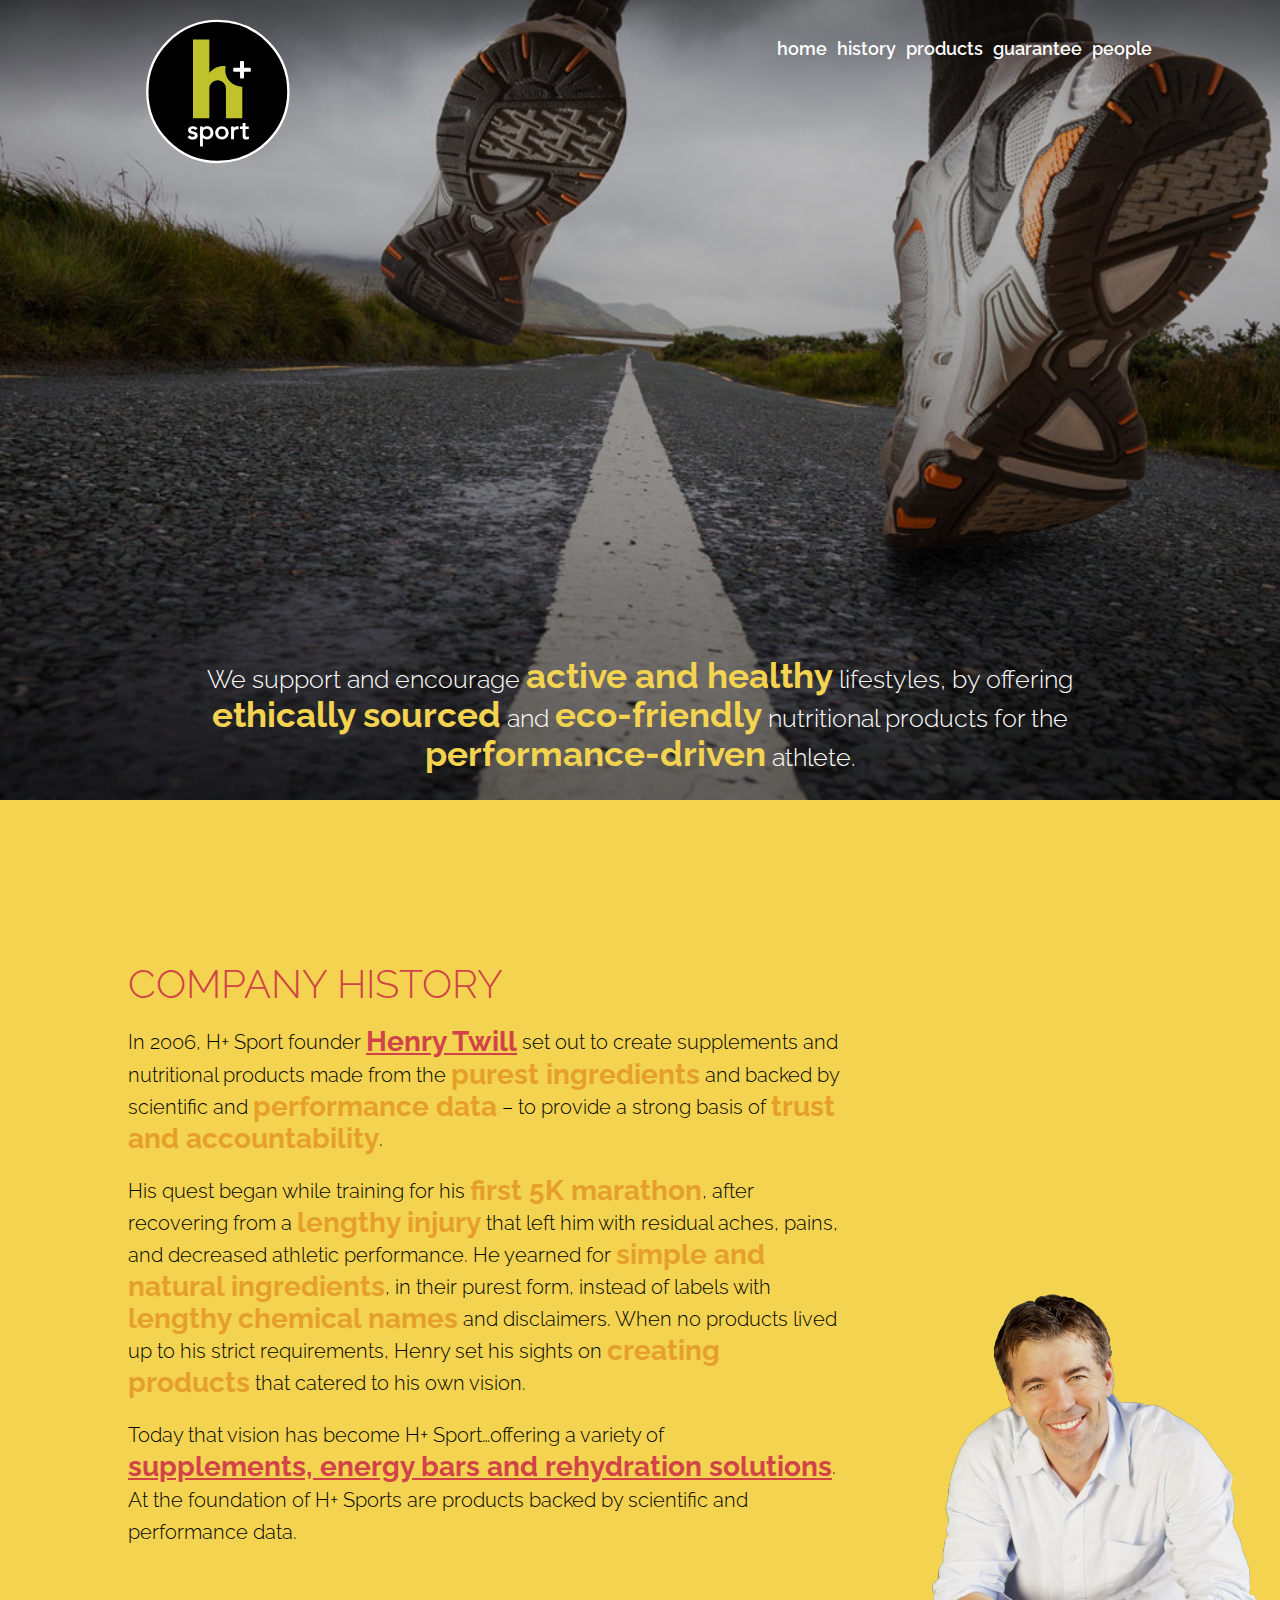
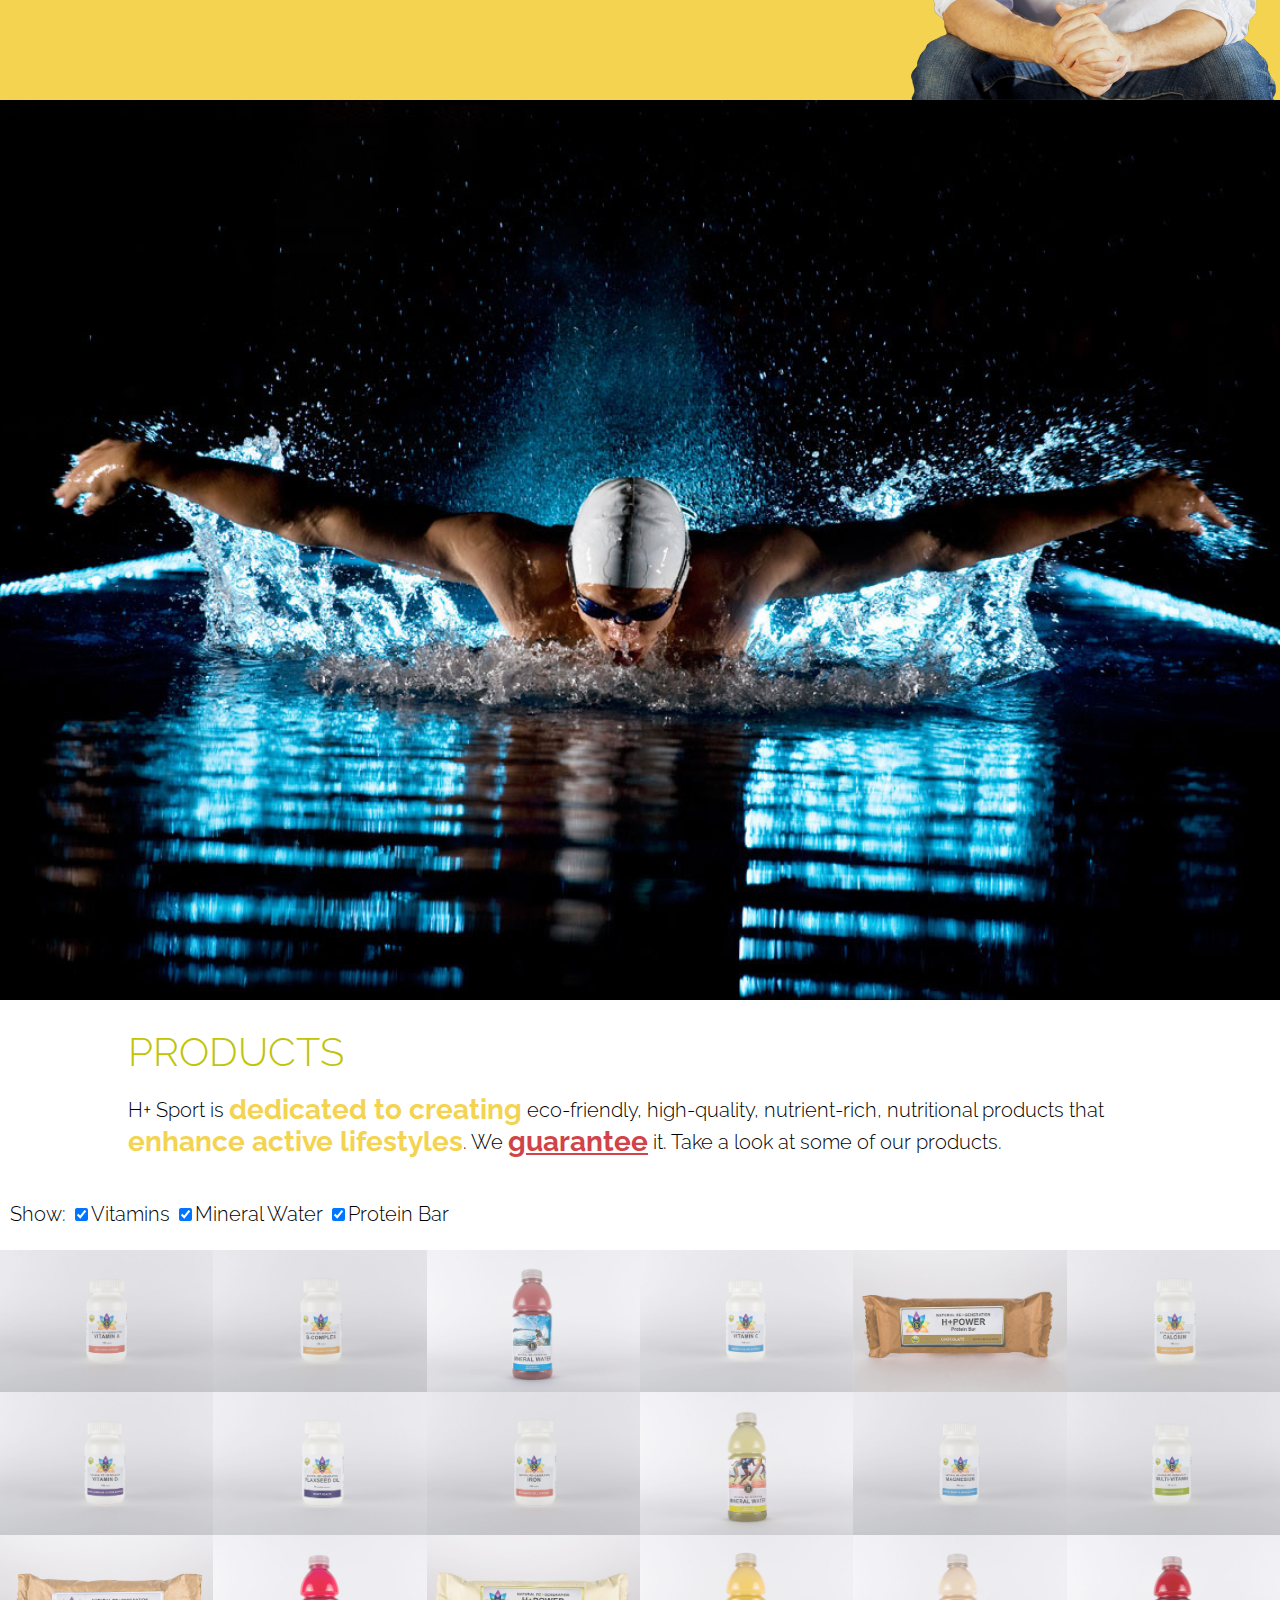
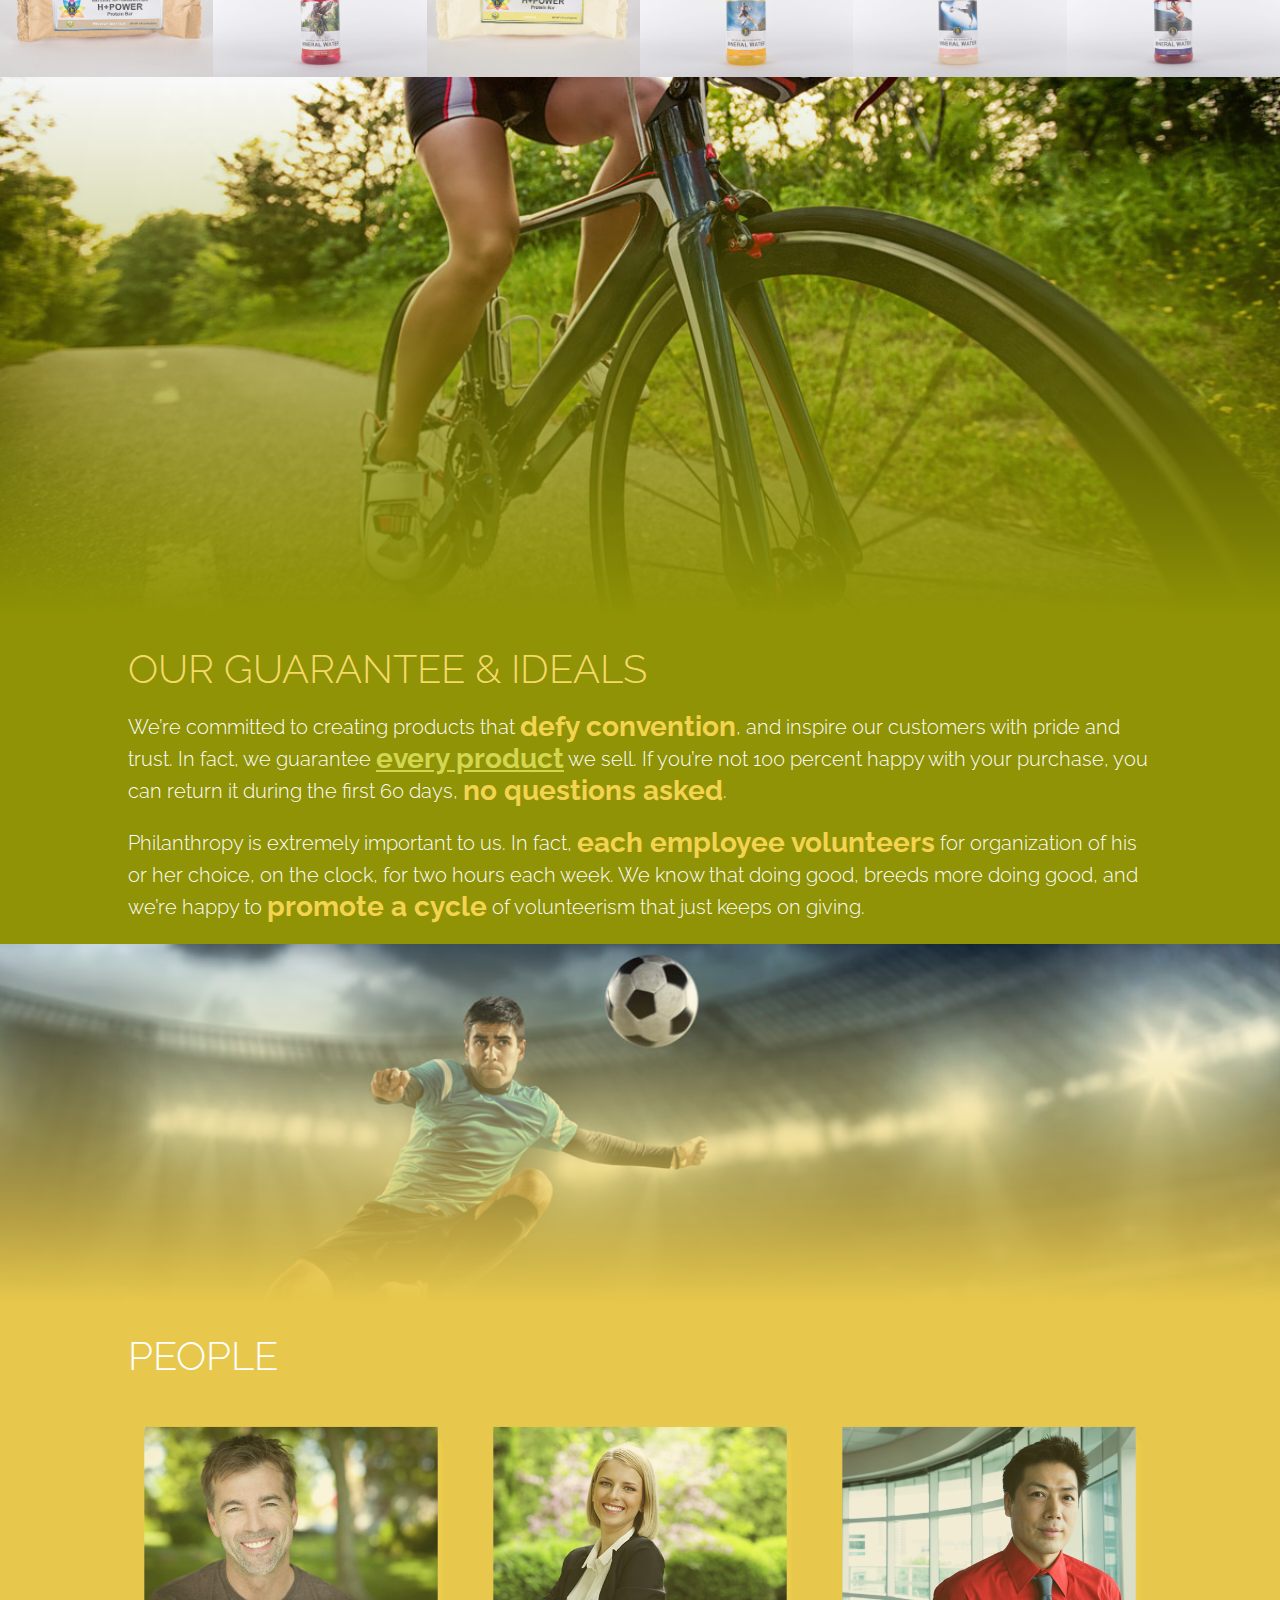
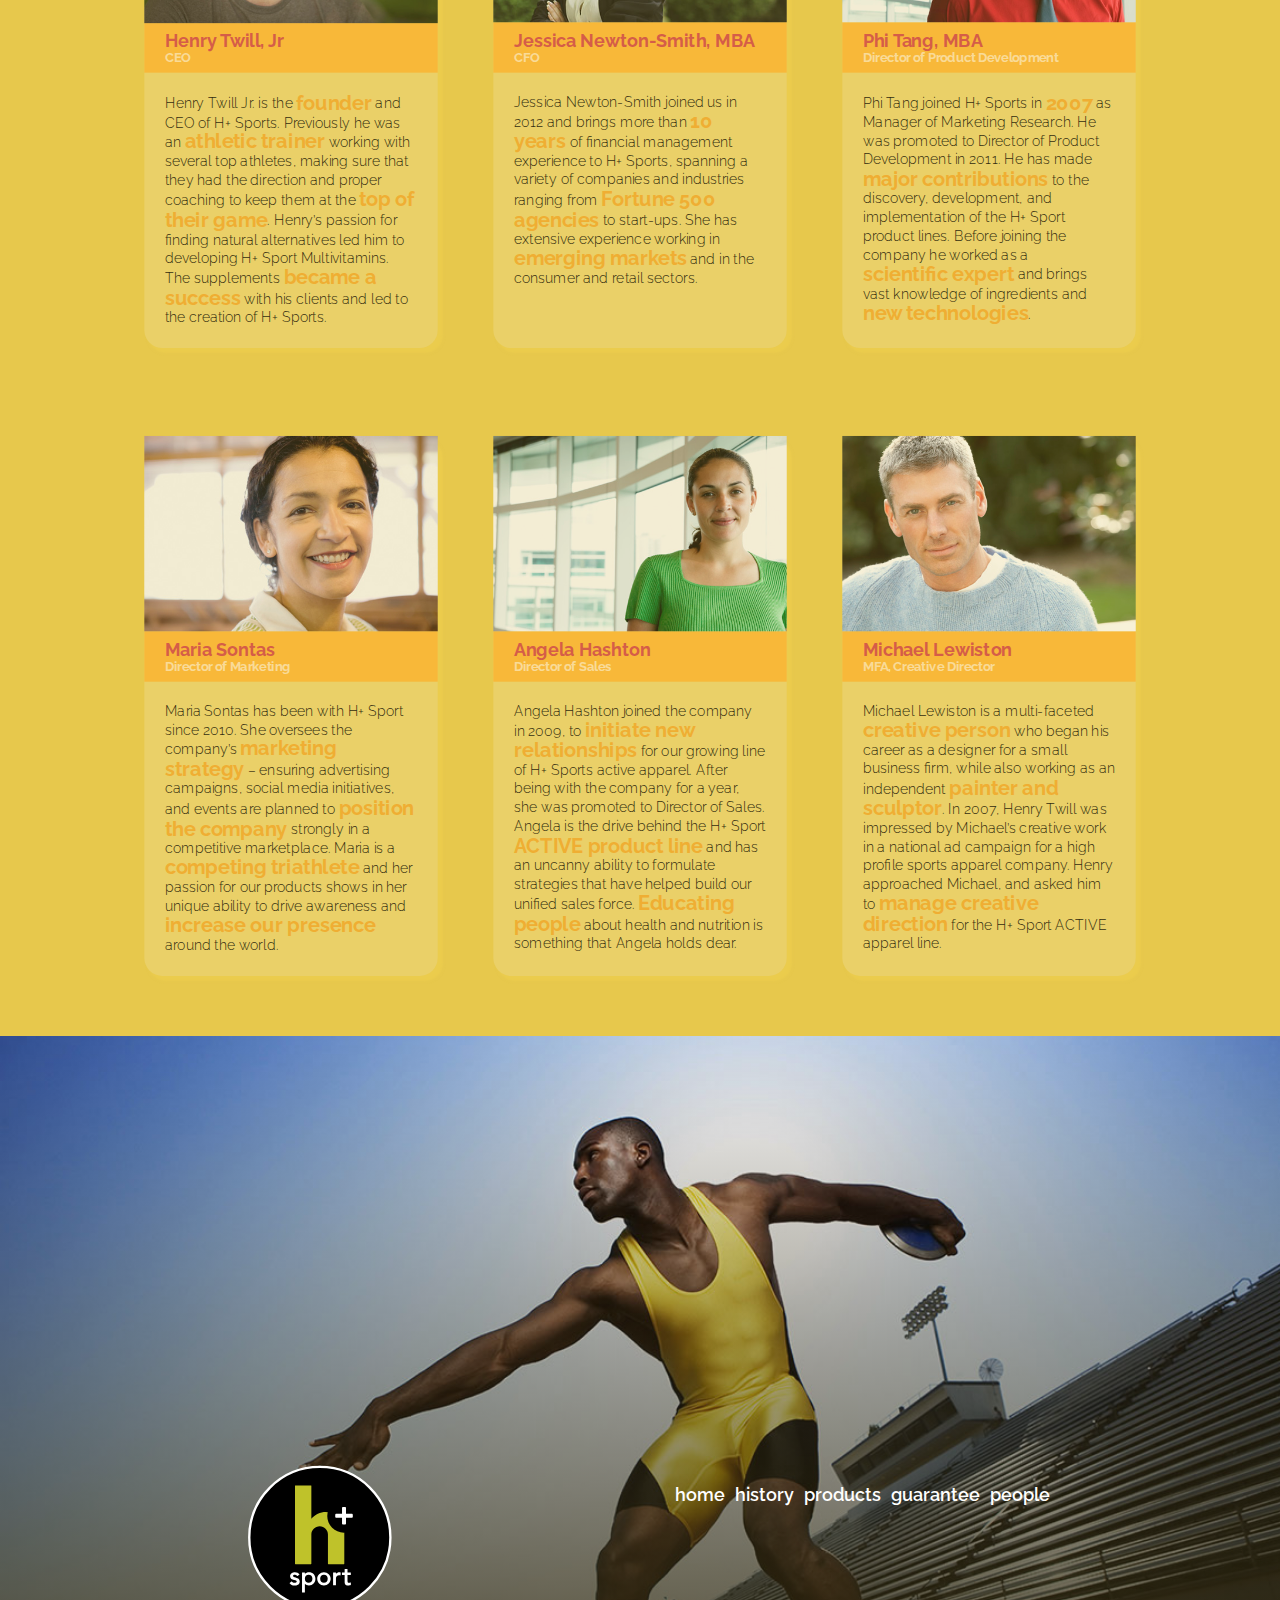
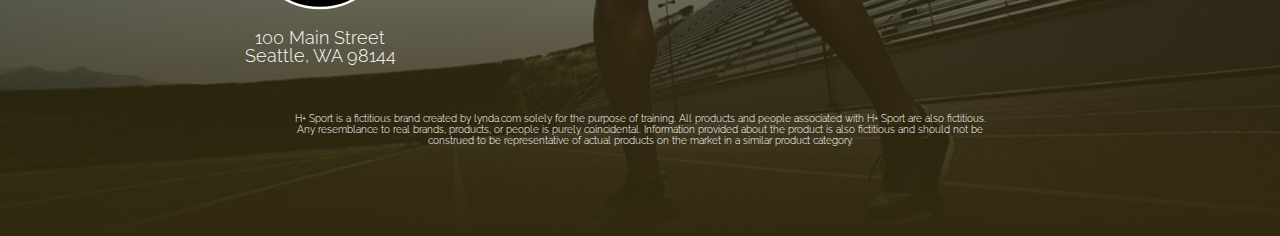
<file: index.html>
<!doctype html>
<html lang="en">

<head>
    <meta charset="UTF-8">
    <title>HPlus Sport</title>
    <link rel="stylesheet" href="css/style.css">
    <meta name="viewport" content="width=device-width, initial-scale=1.0">
    <script src="jquery-3.0.0.js" type="text/javascript"></script>
    <script type="text/javascript">
        $(function() {
            $("[data-type = vitamin").css("background", "darkgreen");
            $("[data-type = mineralwater").css("background", "darkblue");
            $("[data-type = proteinbar").css("background", "purple");

            document.getElementById("vitaminsCheckbox").addEventListener("click", function(e) {
                if (this.checked == true) {
                    $("[data-type = vitamin").parent().css("display", "block");
                } else {
                    $("[data-type = vitamin").parent().css("display", "none");
                }
            })

            document.getElementById("mineralWaterCheckbox").addEventListener("click", function(e) {
                if (this.checked == true) {
                    $("[data-type = mineralwater").parent().css("display", "block");
                } else {
                    $("[data-type = mineralwater").parent().css("display", "none");
                }
            })

            document.getElementById("proteinBarCheckbox").addEventListener("click", function(e) {
                if (this.checked == true) {
                    $("[data-type = proteinbar").parent().css("display", "block");
                } else {
                    $("[data-type = proteinbar").parent().css("display", "none");
                }
            })


            $(".product-image").each(function() {
                let productNameQueryParam = $(this).siblings("h2").text();
                let encodedParam = encodeURIComponent("productName=" + productNameQueryParam);

                $(this).wrap(function() {
                    return "<a href='product.html?" + encodedParam + "'>";
                })
            })


        });
    </script>
</head>

<body>

    <header id="home" class="header">
        <nav class="nav" role="navigation">
            <div class="container nav-elements">
                <div class="branding">
                    <a href="#home"><img src="images/hpluslogo.svg" alt="Logo - H Plus Sports"></a>
                </div>
                <!-- branding -->
                <ul class="navbar">
                    <li><a href="#home">home</a></li>
                    <li><a href="#history">history</a></li>
                    <li><a href="#products">products</a></li>
                    <li><a href="#guarantee">guarantee</a></li>
                    <li><a href="#people">people</a></li>
                </ul>
                <!-- navbar -->
            </div>
            <!-- container nav-elements -->
        </nav>
        <div class="container tagline">
            <h1 class="headline">Our Mission</h1>
            <p>We support and encourage <em>active and healthy</em> lifestyles, by offering <em>ethically sourced</em> and
                <em>eco-friendly</em> nutritional products for the <em>performance-driven</em> athlete.</p>
        </div>
        <!-- container tagline -->
    </header>
    <!-- #home -->

    <section id="history" class="section">
        <div class="container">
            <div class="text-content">
                <h2 class="headline">Company History</h2>
                <p>In 2006, H+ Sport founder <a href="#employees-henrytwill">Henry Twill</a> set out to create supplements and nutritional products made from the <em>purest ingredients</em> and backed by scientific and <em>performance
            data</em> – to provide a strong basis of <em>trust and accountability</em>.</p>
                <p>His quest began while training for his <em>first 5K marathon</em>, after recovering from a <em>lengthy
            injury</em> that left him with residual aches, pains, and decreased athletic performance. He yearned for
                    <em>simple and natural ingredients</em>, in their purest form, instead of labels with <em>lengthy chemical
            names</em> and disclaimers. When no products lived up to his strict requirements, Henry set his sights on
                    <em>creating products</em> that catered to his own vision.</p>
                <p>Today that vision has become H+ Sport…offering a variety of <a href="#products">supplements, energy bars and
            rehydration solutions</a>. At the foundation of H+ Sports are products backed by scientific and performance data.
                </p>
            </div>
        </div>
        <!-- container text -->
    </section>
    <!-- #history -->

    <section id="products" class="section">
        <header class="imageheader"></header>
        <div class="container containerProducts">
            <h2 class="headline">Products</h2>
            <p>H+ Sport is <em>dedicated to creating</em> eco-friendly, high-quality, nutrient-rich, nutritional products that
                <em>enhance active lifestyles</em>. We <a href="#guarantee">guarantee</a> it. Take a look at some of our products.
            </p>
        </div>
        <!-- container -->
        <div class="inputCheckbox">
            <p>Show: </p>&nbsp;
            <input type="checkbox" name="vitamins" value="vitamins" id="vitaminsCheckbox" class="productsCheck" checked> Vitamins&nbsp;
            <input type="checkbox" name="mineralWater" value="mineralWater" id="mineralWaterCheckbox" class="productsCheck" checked> Mineral Water&nbsp;
            <input type="checkbox" name="proteinBar" value="proteinBar" id="proteinBarCheckbox" class="productsCheck" checked> Protein Bar
        </div>
        <ul class="product-list">
            <li class="product-item" data-prod_id="V-A1037">
                <img class="product-image" src="images/products/vitamin-a.jpg" alt="Vitamin A - Product Photo">
                <h2 class="product-name" data-type="vitamin">Vitamin A</h2>
            </li>
            <li class="product-item" data-prod_id="V-BC2178">
                <img class="product-image" src="images/products/vitamin-bcomplex.jpg" alt="B Complex - Product Photo">
                <h2 class="product-name" data-type="vitamin">Vitamin B-Complex</h2>
            </li>
            <li class="product-item" data-prod_id="MW-8812">
                <img class="product-image" src="images/products/mineralwater-blueberry.jpg" alt="Blueberry Mineral Water - Product Photo">
                <h2 class="product-name" data-type="mineralwater">Blueberry Mineral Water</h2>
            </li>
            <li class="product-item" data-prod_id="V-C6614">
                <img class="product-image" src="images/products/vitamin-c.jpg" alt="Vitamin C - Product Photo">
                <h2 class="product-name" data-type="vitamin">Vitamin C</h2>
            </li>
            <li class="product-item" data-prod_id="PB-8154">
                <img class="product-image" src="images/products/proteinbar-chocolate.jpg" alt="Protein Bar Chocolate - Product Photo">
                <h2 class="product-name" data-type="proteinbar">Chocolate Protein Bar</h2>
            </li>
            <li class="product-item" data-prod_id="V-CA4543">
                <img class="product-image" src="images/products/vitamin-calcium.jpg" alt="Vitamin Calcium - Product Photo">
                <h2 class="product-name" data-type="vitamin">Calcium Vitamin</h2>
            </li>
            <li class="product-item" data-prod_id="V-D1825">
                <img class="product-image" src="images/products/vitamin-d.jpg" alt="Vitamin D - Product Photo">
                <h2 class="product-name" data-type="vitamin">Vitamin D</h2>
            </li>
            <li class="product-item" data-prod_id="V-F2225">
                <img class="product-image" src="images/products/vitamin-flaxseed-oil.jpg" alt="Flaxseed Oil - Product Photo">
                <h2 class="product-name" data-type="vitamin">Flaxseed Oil Vitamin</h2>
            </li>
            <li class="product-item" data-prod_id="V-I7456">
                <img class="product-image" src="images/products/vitamin-iron.jpg" alt="Vitamin Iron - Product Photo">
                <h2 class="product-name" data-type="vitamin">Iron Vitamin</h2>
            </li>
            <li class="product-item" data-prod_id="MW-9143">
                <img class="product-image" src="images/products/mineralwater-lemonlime.jpg" alt="Mineral Water Lemon Lime - Product Photo">
                <h2 class="product-name" data-type="mineralwater">Lemon Lime Mineral Water</h2>
            </li>
            <li class="product-item" data-prod_id="V-M0019">
                <img class="product-image" src="images/products/vitamin-magnesium.jpg" alt="Vitamin Magnesium - Product Photo">
                <h2 class="product-name" data-type="vitamin">Magnesium Vitamin</h2>
            </li>
            <li class="product-item" data-prod_id="V-MV7763">
                <img class="product-image" src="images/products/vitamin-multi.jpg" alt="Vitamin Multivitamin - Product Photo">
                <h2 class="product-name" data-type="vitamin">Multi-vitamin</h2>
            </li>
            <li class="product-item" data-prod_id="PB-1234">
                <img class="product-image" src="images/products/proteinbar-peanutbutter.jpg" alt="Vitamin Protein Bar Peanut Butter - Product Photo">
                <h2 class="product-name" data-type="proteinbar">Peanut Butter Protein Bar</h2>
            </li>
            <li class="product-item" data-prod_id="MW-S0987">
                <img class="product-image" src="images/products/mineralwater-strawberry.jpg" alt="Mineral Water Strawberry - Product Photo">
                <h2 class="product-name" data-type="mineralwater">Strawberry Mineral Water</h2>
            </li>
            <li class="product-item" data-prod_id="PB-1919">
                <img class="product-image" src="images/products/proteinbar-lemon.jpg" alt="Protein Bar Lemon - Product Photo">
                <h2 class="product-name" data-type="proteinbar">Lemon Protein Bar</h2>
            </li>
            <li class="product-item" data-prod_id="MW-O1980">
                <img class="product-image" src="images/products/mineralwater-orange.jpg" alt="Mineral Water Orange - Product Photo">
                <h2 class="product-name" data-type="mineralwater">Orange Mineral Water</h2>
            </li>
            <li class="product-item" data-prod_id="MW-P1968">
                <img class="product-image" src="images/products/mineralwater-peach.jpg" alt="Mineral Water Peach - Product Photo">
                <h2 class="product-name" data-type="mineralwater">Peach Mineral Water</h2>
            </li>
            <li class="product-item" data-prod_id="MW-R2003">
                <img class="product-image" src="images/products/mineralwater-raspberry.jpg" alt="Mineral Water Raspberry - Product Photo">
                <h2 class="product-name" data-type="mineralwater">Raspberry Mineral Water</h2>
            </li>
        </ul>
        <!-- product-list -->
    </section>
    <!-- #products -->

    <section id="guarantee" class="section">
        <header class="imageheader"></header>
        <div class="container">
            <h2 class="headline">Our Guarantee &amp; Ideals</h2>
            <p>We’re committed to creating products that <em>defy convention</em>, and inspire our customers with pride and trust. In fact, we guarantee <a href="#products">every product</a> we sell. If you’re not 100 percent happy with your purchase, you
                can return it during the first 60 days, <em>no questions asked</em>.</p>
            <p>Philanthropy is extremely important to us. In fact, <em>each employee volunteers</em> for organization of his or her choice, on the clock, for two hours each week. We know that doing good, breeds more doing good, and we’re happy to <em>promote a cycle</em>                of volunteerism that just keeps on giving.</p>
        </div>
    </section>
    <!-- guarantee -->

    <section id="people" class="section">
        <header class="imageheader"></header>
        <div class="container">
            <h2 class="headline">People</h2>
            <div class="people-cards">
                <div class="person-card">
                    <img src="images/employees/HenryTwill.jpg" alt="HenryTwill Photo">
                    <div class="card-info">
                        <h3 class="card-name">Henry Twill, Jr</h3>
                        <h4 class="card-title">CEO</h4>
                    </div>
                    <p class="card-text">Henry Twill Jr. is the <em>founder</em> and CEO of H+ Sports. Previously he was an
                        <em>athletic trainer</em> working with several top athletes, making sure that they had the direction and proper coaching to keep them at the <em>top of their game</em>. Henry’s passion for finding natural alternatives led him to
                        developing H+ Sport Multivitamins. The supplements <em>became a success</em> with his clients and led to the creation of H+ Sports.</p>
                </div>
                <!-- person-card -->

                <div class="person-card">
                    <img src="images/employees/JessicaNewton.jpg" alt="JessicaNewton Photo">
                    <div class="card-info">
                        <h3 class="card-name">Jessica Newton-Smith, MBA</h3>
                        <h4 class="card-title">CFO</h4>
                    </div>
                    <p class="card-text">Jessica Newton-Smith joined us in 2012 and brings more than <em>10 years</em> of financial management experience to H+ Sports, spanning a variety of companies and industries ranging from
                        <em> Fortune 500 agencies</em> to start-ups. She has extensive experience working in <em>emerging
              markets</em> and in the consumer and retail sectors.</p>
                </div>
                <!-- person-card -->

                <div class="person-card">
                    <img src="images/employees/PhiTang.jpg" alt="PhiTang Photo">
                    <div class="card-info">
                        <h3 class="card-name">Phi Tang, MBA</h3>
                        <h4 class="card-title">Director of Product Development</h4>
                    </div>
                    <p class="card-text">Phi Tang joined H+ Sports in <em>2007</em> as Manager of Marketing Research. He was promoted to Director of Product Development in 2011. He has made <em>major contributions</em> to the discovery, development, and implementation of
                        the H+ Sport product lines. Before joining the company he worked as a <em>scientific expert</em> and brings vast knowledge of ingredients and <em>new
              technologies</em>.</p>
                </div>
                <!-- person-card -->

                <div class="person-card">
                    <img src="images/employees/MariaSontas.jpg" alt="MariaSontas Photo">
                    <div class="card-info">
                        <h3 class="card-name">Maria Sontas</h3>
                        <h4 class="card-title">Director of Marketing</h4>
                    </div>
                    <p class="card-text">Maria Sontas has been with H+ Sport since 2010. She oversees the company’s <em>marketing
              strategy</em> – ensuring advertising campaigns, social media initiatives, and events are planned to
                        <em>position the company</em> strongly in a competitive marketplace. Maria is a <em>competing
              triathlete</em> and her passion for our products shows in her unique ability to drive awareness and
                        <em>increase our presence</em> around the world.</p>
                </div>
                <!-- person-card -->

                <div class="person-card">
                    <img src="images/employees/AngelaHaston.jpg" alt="AngelaHaston Photo">
                    <div class="card-info">
                        <h3 class="card-name">Angela Hashton</h3>
                        <h4 class="card-title">Director of Sales</h4>
                    </div>
                    <p class="card-text">Angela Hashton joined the company in 2009, to <em>initiate new relationships</em> for our growing line of H+ Sports active apparel. After being with the company for a year, she was promoted to Director of Sales. Angela is the drive
                        behind the H+ Sport <em>ACTIVE product line</em> and has an uncanny ability to formulate strategies that have helped build our unified sales force. <em>Educating people</em> about health and nutrition is something that Angela holds
                        dear.
                    </p>
                </div>
                <!-- person-card -->

                <div class="person-card">
                    <img src="images/employees/MichaelLewiston.jpg" alt="MichaelLewiston Photo">
                    <div class="card-info">
                        <h3 class="card-name">Michael Lewiston</h3>
                        <h4 class="card-title">MFA, Creative Director</h4>
                    </div>
                    <p class="card-text">Michael Lewiston is a multi-faceted <em>creative person</em> who began his career as a designer for a small business firm, while also working as an independent <em>painter and sculptor</em>. In 2007, Henry Twill was impressed by Michael’s
                        creative work in a national ad campaign for a high profile sports apparel company. Henry approached Michael, and asked him to <em>manage creative direction</em> for the H+ Sport ACTIVE apparel line.</p>
                </div>
                <!-- person-card -->
            </div>
            <!-- container -->
    </section>
    <!-- people -->

    <footer class="footer">
        <header class="imageheader"></header>
        <div class="container">
            <nav class="nav" role="navigation">
                <div class="container nav-elements">
                    <div class="branding">
                        <a href="#home"><img src="images/hpluslogo.svg" alt="Logo - H Plus Sports"></a>
                        <p class="address">100 Main Street<br> Seattle, WA 98144
                        </p>
                    </div>
                    <ul class="navbar">
                        <li><a href="#home">home</a></li>
                        <li><a href="#history">history</a></li>
                        <li><a href="#products">products</a></li>
                        <li><a href="#guarantee">guarantee</a></li>
                        <li><a href="#people">people</a></li>
                    </ul>
                </div>
            </nav>
            <p class="legal">H+ Sport is a fictitious brand created by lynda.com solely for the purpose of training. All products and people associated with H+ Sport are also fictitious. Any resemblance to real brands, products, or people is purely coincidental. Information
                provided about the product is also fictitious and should not be construed to be representative of actual products on the market in a similar product category.</p>
        </div>
        <!-- container -->
    </footer>
    <!-- footer -->

</body>

</html>
</file>
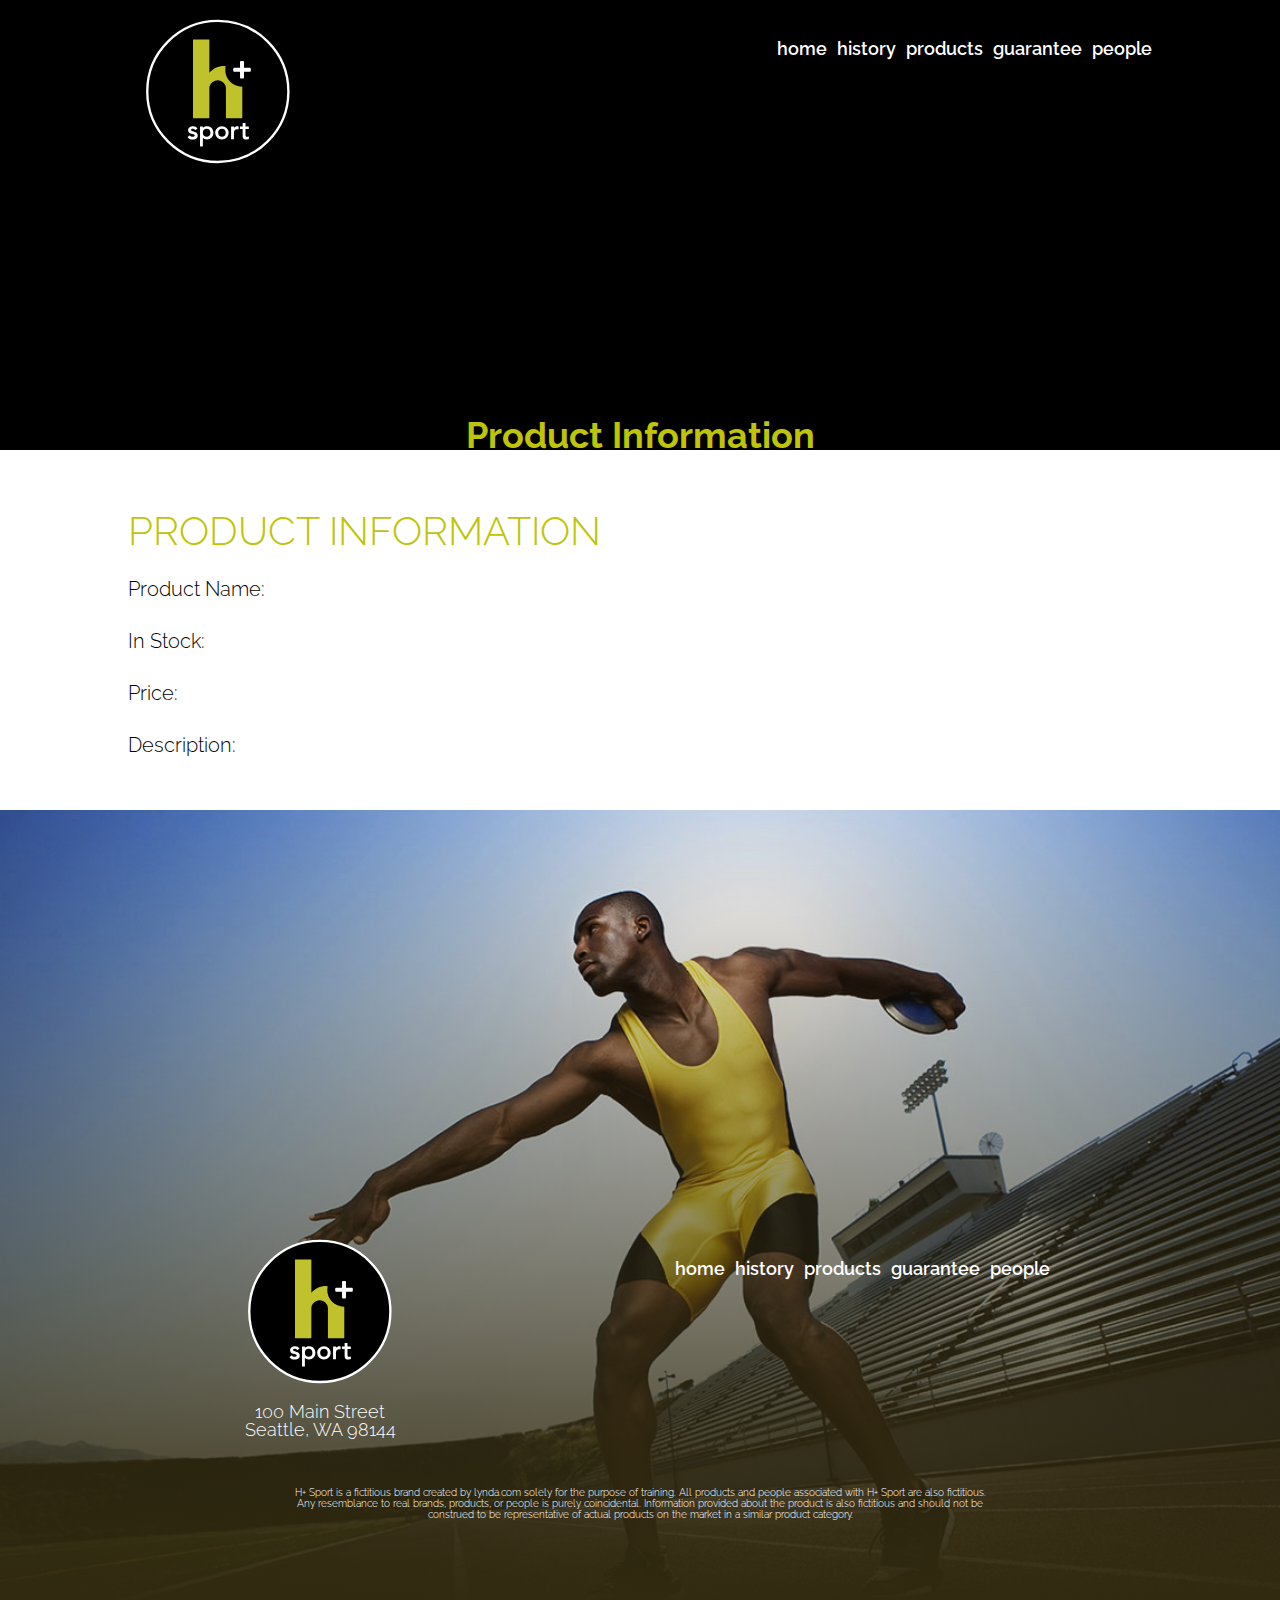
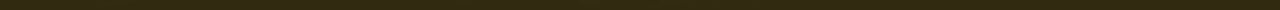
<file: product.html>
<!doctype html>
<html lang="en">

<head>
    <meta charset="UTF-8">
    <title>HPlus Sport</title>
    <link rel="stylesheet" href="css/style.css">
    <meta name="viewport" content="width=device-width, initial-scale=1.0">
    <script src="jquery-3.0.0.js"></script>
    <script>
        $(function() {
            let getURL = window.location.search;
            let decodeURL = decodeURIComponent(getURL);
            // let prodNameRegex = /\?productName\=(\w+[ -]\w*\s?\w*\s?\w*)/;
            let prodNameRegex = /\?productName\=(\w+[ -]\w*\-*\w*(?:\w*(?:\s\w+)+)*)/;

            let findQueryParam = prodNameRegex.exec(decodeURL);
            console.log(getURL);
            console.log(findQueryParam[1]);

            $("#productName").text(findQueryParam[1]);

            if ($("#productName").text() == findQueryParam[1]) {
                // $("#productStock").load("product-data.json in_stock")
                // alert("this works");
                getJSONData();

            }
        })

        function getJSONData() {
            $.ajax({
                url: "product-data.json",
                type: "GET",
                dataType: "json",
                success: success,
                error: error
            })
        }

        function success(result) {
            console.log(result);
            for (const key in result.products) {
                console.log(result.products[key]);
                if ($("#productName").text() == result.products[key].prod_name) {
                    $("#productStock").append(result.products[key].in_stock);
                    $("#productPrice").append(result.products[key].retail_price)
                    $("#productDesc").append(result.products[key].description)
                }
            }
            // $(".testSpan").append(result.products[0].prod_name);
        }

        function error() {
            alert("Hmm something went wrong. Could not load product info");
        }
    </script>
</head>

<body>

    <header id="home" class="prod_header">
        <nav class="nav" role="navigation">
            <div class="container nav-elements">
                <div class="branding">
                    <a href="#home"><img src="images/hpluslogo.svg" alt="Logo - H Plus Sports"></a>
                </div>
                <!-- branding -->
                <ul class="navbar">
                    <li><a href="#home">home</a></li>
                    <li><a href="#history">history</a></li>
                    <li><a href="#products">products</a></li>
                    <li><a href="#guarantee">guarantee</a></li>
                    <li><a href="#people">people</a></li>
                </ul>
                <!-- navbar -->
            </div>
            <!-- container nav-elements -->
        </nav>
        <div class="container tagline">
            <h1 class="headline">Product Information</h1>
        </div>
        <!-- container tagline -->
    </header>
    <!-- #home -->

    <section class="section">
        <div class="container">
            <div class="text-content">
                <h2 class="headline">Product Information</h2>
                <div>
                    <span class="testSpan"></span>
                    <p>Product Name: <span id="productName"></span></p>
                    <p>In Stock: <span id="productStock"></span></p>
                    <p>Price: <span id="productPrice"></span></p>
                    <p>Description: <span id="productDesc"></span></p>
                </div>
            </div>
        </div>
        <!-- container text -->
    </section>
    <!-- #productData -->

    <footer class="footer">
        <header class="imageheader"></header>
        <div class="container">
            <nav class="nav" role="navigation">
                <div class="container nav-elements">
                    <div class="branding">
                        <a href="#home"><img src="images/hpluslogo.svg" alt="Logo - H Plus Sports"></a>
                        <p class="address">100 Main Street<br> Seattle, WA 98144
                        </p>
                    </div>
                    <ul class="navbar">
                        <li><a href="#home">home</a></li>
                        <li><a href="#history">history</a></li>
                        <li><a href="#products">products</a></li>
                        <li><a href="#guarantee">guarantee</a></li>
                        <li><a href="#people">people</a></li>
                    </ul>
                </div>
            </nav>
            <p class="legal">H+ Sport is a fictitious brand created by lynda.com solely for the purpose of training. All products and people associated with H+ Sport are also fictitious. Any resemblance to real brands, products, or people is purely coincidental. Information
                provided about the product is also fictitious and should not be construed to be representative of actual products on the market in a similar product category.</p>
        </div>
        <!-- container -->
    </footer>
    <!-- footer -->

</body>

</html>
</file>
<file: css/style.css>
@import url(https://fonts.googleapis.com/css?family=Raleway:300,600,700);
html {
    font-size: 62.5%;
    box-sizing: border-box
}

*, :after, :before {
    box-sizing: inherit
}

body {
    margin: 0;
    padding: 0;
    color: #000;
    background-color: #fff;
    font-family: Raleway, Helvetica, Arial, sans-serif;
    font-size: 1.8rem;
    line-height: 160%;
    font-weight: 300
}

.container {
    width: 80%;
    max-width: 1200px;
    margin: 0 auto
}

h1,h2,h3,h4,h5,h6 {
    margin: 0;
    padding: 0;
    font-family: Raleway, Helvetica, Arial, sans-serif;
    color: #bfc406
}

img {
    display: block;
    max-width: 100%
}

a {
    font-weight: 700;
    color: #d14348
}

a:focus, a:hover {
    text-decoration: none
}

em {
    font-weight: 700;
    font-size: 140%;
    color: #f3d350;
    font-style: normal
}

.header {
    background: -webkit-linear-gradient(top, rgba(0, 0, 0, .2), rgba(0, 0, 0, .5)), url(../images/backgrounds/running.jpg);
    background: linear-gradient(180deg, rgba(0, 0, 0, .2), rgba(0, 0, 0, .5)), url(../images/backgrounds/running.jpg);
    background-repeat: no-repeat;
    background-position: center center;
    background-size: cover;
    height: 100vh;
    max-height: 500px;
    display: -webkit-box;
    display: -webkit-flex;
    display: -ms-flexbox;
    display: flex;
    -webkit-box-orient: vertical;
    -webkit-box-direction: normal;
    -webkit-flex-direction: column;
    -ms-flex-direction: column;
    flex-direction: column;
    -webkit-box-pack: justify;
    -webkit-justify-content: space-between;
    -ms-flex-pack: justify;
    justify-content: space-between;
    text-align: center
}

.prod_header {
	background-color: black;
    height: 50vh;
    max-height: 500px;
    display: -webkit-box;
    display: -webkit-flex;
    display: -ms-flexbox;
    display: flex;
    -webkit-box-orient: vertical;
    -webkit-box-direction: normal;
    -webkit-flex-direction: column;
    -ms-flex-direction: column;
    flex-direction: column;
    -webkit-box-pack: justify;
    -webkit-justify-content: space-between;
    -ms-flex-pack: justify;
    justify-content: space-between;
    text-align: center
}

.header .tagline {
    display: none
}

@media screen and (min-width:600px) {
    .header {
        background: -webkit-linear-gradient(top, rgba(0, 0, 0, .2), rgba(0, 0, 0, .5)), url(../images/backgrounds/running.jpg);
        background: linear-gradient(180deg, rgba(0, 0, 0, .2), rgba(0, 0, 0, .5)), url(../images/backgrounds/running.jpg);
        background-repeat: no-repeat;
        background-position: center center;
        background-size: cover;
        height: 100vh;
        max-height: 800px
    }
}

@media screen and (min-width:600px) {
    .header .tagline {
        display: block;
        color: #fff;
        max-width: 40em;
        line-height: 140%;
        font-size: 2.5rem
    }
    .header .tagline h1 {
        display: none
    }
    .header .tagline em {
        font-size: 140%;
        color: #f3d350;
        font-style: normal
    }
}

.nav {
    margin-top: 1.75rem/* navelements */
}

.nav .nav-elements {
    /* navbar */
}

.nav .nav-elements .branding {
    max-width: 180px;
    margin: 0 auto
}

.nav .nav-elements .navbar {
    margin: 0;
    padding: 0;
    line-height: 120%;
    list-style-type: none;
    margin-top: 2rem;
    width: 100%
}

.nav .nav-elements .navbar a {
    font-weight: 600;
    color: #fff;
    text-decoration: none;
    padding: 0 1rem;
    -webkit-transition: 1s ease-out;
    transition: 1s ease-out
}

.nav .nav-elements .navbar a:after {
    content: '';
    display: block;
    height: 5px;
    width: 0;
    margin: 0 .5rem;
    -webkit-transition: width .3s ease-out, background-color .3s ease-out;
    transition: width .3s ease-out, background-color .3s ease-out
}

.nav .nav-elements .navbar a:hover {
    color: #f3d350
}

.nav .nav-elements .navbar a:hover:after {
    width: 100%;
    background: #f3d350
}

@media screen and (min-width:600px) {
    .nav .nav-elements {
        display: -webkit-box;
        display: -webkit-flex;
        display: -ms-flexbox;
        display: flex
    }
}

@media screen and (min-width:600px) {
    .nav .nav-elements .branding {
        width: 30%;
        margin: 0
    }
}

@media screen and (min-width:600px) {
    .nav .nav-elements .navbar {
        display: -webkit-box;
        display: -webkit-flex;
        display: -ms-flexbox;
        display: flex;
        -webkit-box-pack: end;
        -webkit-justify-content: flex-end;
        -ms-flex-pack: end;
        justify-content: flex-end;
        -webkit-align-content: flex-start;
        -ms-flex-line-pack: start;
        align-content: flex-start;
        -webkit-flex-wrap: wrap;
        -ms-flex-wrap: wrap;
        flex-wrap: wrap
    }
}


/* nav */

.footer {
    background-color: #312a10;
    color: #fff;
    padding: 0 0 5em;
    line-height: 100%;
    text-align: center;
    display: -webkit-box;
    display: -webkit-flex;
    display: -ms-flexbox;
    display: flex;
    -webkit-box-align: end;
    -webkit-align-items: flex-end;
    -ms-flex-align: end;
    align-items: flex-end;
    background: -webkit-linear-gradient(top, transparent, #312a10), url(../images/backgrounds/discthrower.jpg);
    background: linear-gradient(180deg, transparent, #312a10), url(../images/backgrounds/discthrower.jpg);
    background-repeat: no-repeat;
    background-position: center center;
    background-size: cover;
    height: 100vh;
    max-height: 800px
}

.footer .nav {
    margin-top: 0
}

.footer .legal {
    max-width: 700px;
    margin: 0 auto;
    font-size: 1rem;
    line-height: 110%;
    margin-top: 3rem
}

.section {
    min-height: 40vh;
    display: -webkit-box;
    display: -webkit-flex;
    display: -ms-flexbox;
    display: flex;
    -webkit-box-orient: vertical;
    -webkit-box-direction: normal;
    -webkit-flex-direction: column;
    -ms-flex-direction: column;
    flex-direction: column;
    -webkit-box-pack: center;
    -webkit-justify-content: center;
    -ms-flex-pack: center;
    justify-content: center;
    line-height: 160%
}

.section .headline {
    text-transform: uppercase;
    font-weight: 300;
    font-size: 4rem;
    margin-top: 3rem;
    line-height: 110%
}

.section a,
.section em {
    font-size: 140%;
    vertical-align: -6%
}

@media screen and (min-width:600px) {
    .section {
        font-size: 2rem
    }
}

#history {
    background-color: #f3d350
}

#history .headline {
    color: #d14348
}

#history em {
    color: #e69f2a
}

@media screen and (min-width:1200px) {
    #history {
        background-image: url(../images/employees/HenryTwill_outline.png);
        background-repeat: no-repeat;
        background-position: bottom right;
        background-size: 30% auto;
        min-height: 100vh
    }
    #history .text-content {
        width: 70%
    }
}

#products {
    /*.product-list*/
}

#products .imageheader {
    background: -webkit-linear-gradient(top, transparent, transparent), url(../images/backgrounds/swimming.jpg);
    background: linear-gradient(180deg, transparent, transparent), url(../images/backgrounds/swimming.jpg);
    background-repeat: no-repeat;
    background-position: center center;
    background-size: cover;
    height: 100vh;
    max-height: auto
}

#products .product-list {
    padding: 0;
    margin: 0;
    list-style: none;
    display: -webkit-box;
    display: -webkit-flex;
    display: -ms-flexbox;
    display: flex;
    -webkit-flex-flow: row wrap;
    -ms-flex-flow: row wrap;
    flex-flow: row wrap/*.product-item*/
}

#products .product-list .product-item {
    position: relative;
    color: #fff;
    overflow: hidden;
    width: 50%;
    -webkit-transition: all .4s ease-in-out;
    transition: all .4s ease-in-out;
    opacity: .8/*.product-name*/
}

#products .product-list .product-item .product-name {
    background: #d14348;
    color: #f3d350;
    font-weight: 700;
    font-size: 80%;
    text-align: center;
    position: absolute;
    bottom: 0;
    width: 100%;
    display: none
}

#products .product-list .product-item:focus .product-name,
#products .product-list .product-item:hover .product-name {
    display: block
}

#products .product-list .product-item:focus,
#products .product-list .product-item:hover {
    opacity: 1;
    -webkit-transform: scale(1.3);
    transform: scale(1.3);
    z-index: 1
}

#products .product-list .product-item:focus .product-name,
#products .product-list .product-item:hover .product-name {
    display: block;
    -webkit-animation: a 1s;
    animation: a 1s
}

@-webkit-keyframes a {
    0% {
        -webkit-transform: translate3d(0, 100%, 0);
        transform: translate3d(0, 100%, 0);
        visibility: visible
    }
    to {
        -webkit-transform: translateZ(0);
        transform: translateZ(0)
    }
}

@keyframes a {
    0% {
        -webkit-transform: translate3d(0, 100%, 0);
        transform: translate3d(0, 100%, 0);
        visibility: visible
    }
    to {
        -webkit-transform: translateZ(0);
        transform: translateZ(0)
    }
}

@media screen and (min-width:600px) {
    #products .product-list .product-item {
        width: 33.33333%
    }
}

@media screen and (min-width:900px) {
    #products .product-list .product-item {
        width: 25%
    }
}

@media screen and (min-width:1200px) {
    #products .product-list .product-item {
        width: 16.66667%
    }
}


/* products*/

#guarantee {
    color: #fff;
    font-size: 2rem;
    background-color: #8f9305
}

#guarantee .imageheader {
    background: -webkit-linear-gradient(top, transparent, #8f9305), url(../images/backgrounds/cycling.jpg);
    background: linear-gradient(180deg, transparent, #8f9305), url(../images/backgrounds/cycling.jpg);
    background-repeat: no-repeat;
    background-position: bottom;
    background-size: cover;
    height: 100vh;
    max-height: 60vh
}

#guarantee .headline {
    color: #f5da6a
}

#guarantee a {
    color: #d2d651
}

#people {
    background-color: #e7c84c/*.people-cards*/
}

#people .imageheader {
    background: -webkit-linear-gradient(top, transparent, #e7c84c), url(../images/backgrounds/soccer.jpg);
    background: linear-gradient(180deg, transparent, #e7c84c), url(../images/backgrounds/soccer.jpg);
    background-repeat: no-repeat;
    background-position: top;
    background-size: cover;
    height: 100vh;
    max-height: 40vh
}

#people .headline {
    color: #fff;
    padding-bottom: 2rem
}

#people .people-cards {
    /*.person-card*/
}

#people .people-cards .person-card {
    background: hsla(0, 0%, 100%, .2);
    box-shadow: 5px 5px 3px rgba(243, 211, 80, .5);
    border-radius: 20px;
    margin-bottom: 3rem;
    -webkit-transition: all .2s ease-in;
    transition: all .2s ease-in;
    -webkit-transform: scale(.9);
    transform: scale(.9);
    opacity: .8/*.card-text*/
}

#people .people-cards .person-card .card-info {
    background: rgba(255, 177, 47, .9);
    padding: 3% 7%
}

#people .people-cards .person-card .card-info .card-name {
    font-size: 2rem;
    line-height: 110%;
    color: #d14348
}

#people .people-cards .person-card .card-info .card-title {
    color: hsla(0, 0%, 100%, .6);
    font-size: 1.4rem;
    line-height: 100%
}


/*.card-info*/

#people .people-cards .person-card .card-text {
    font-size: 1.6rem;
    font-weight: 300;
    line-height: 130%;
    margin: 0;
    padding: 7%
}

#people .people-cards .person-card .card-text em {
    color: #f2a82d;
    font-size: 2.2rem
}

#people .people-cards .person-card:hover {
    -webkit-transform: scale(1.05);
    transform: scale(1.05);
    opacity: 1
}

@media screen and (min-width:600px) {
    #people .people-cards {
        display: -webkit-box;
        display: -webkit-flex;
        display: -ms-flexbox;
        display: flex;
        -webkit-flex-wrap: wrap;
        -ms-flex-wrap: wrap;
        flex-wrap: wrap;
        -webkit-box-pack: justify;
        -webkit-justify-content: space-between;
        -ms-flex-pack: justify;
        justify-content: space-between
    }
}

@media screen and (min-width:600px) {
    #people .people-cards .person-card {
        width: calc(100%/2 - 1.5rem)
    }
}

@media screen and (min-width:1200px) {
    #people .people-cards .person-card {
        width: calc(100%/3 - 1.5rem)
    }
}


/*.people*/

.inputCheckbox {
    /* border: 1px solid black; */
    display: flex;
    align-items: center;
    margin-left: 10px;
}
/* 
input[type="checkbox"] {
    border: 1px solid red;
    background: red;
} */
</file>
